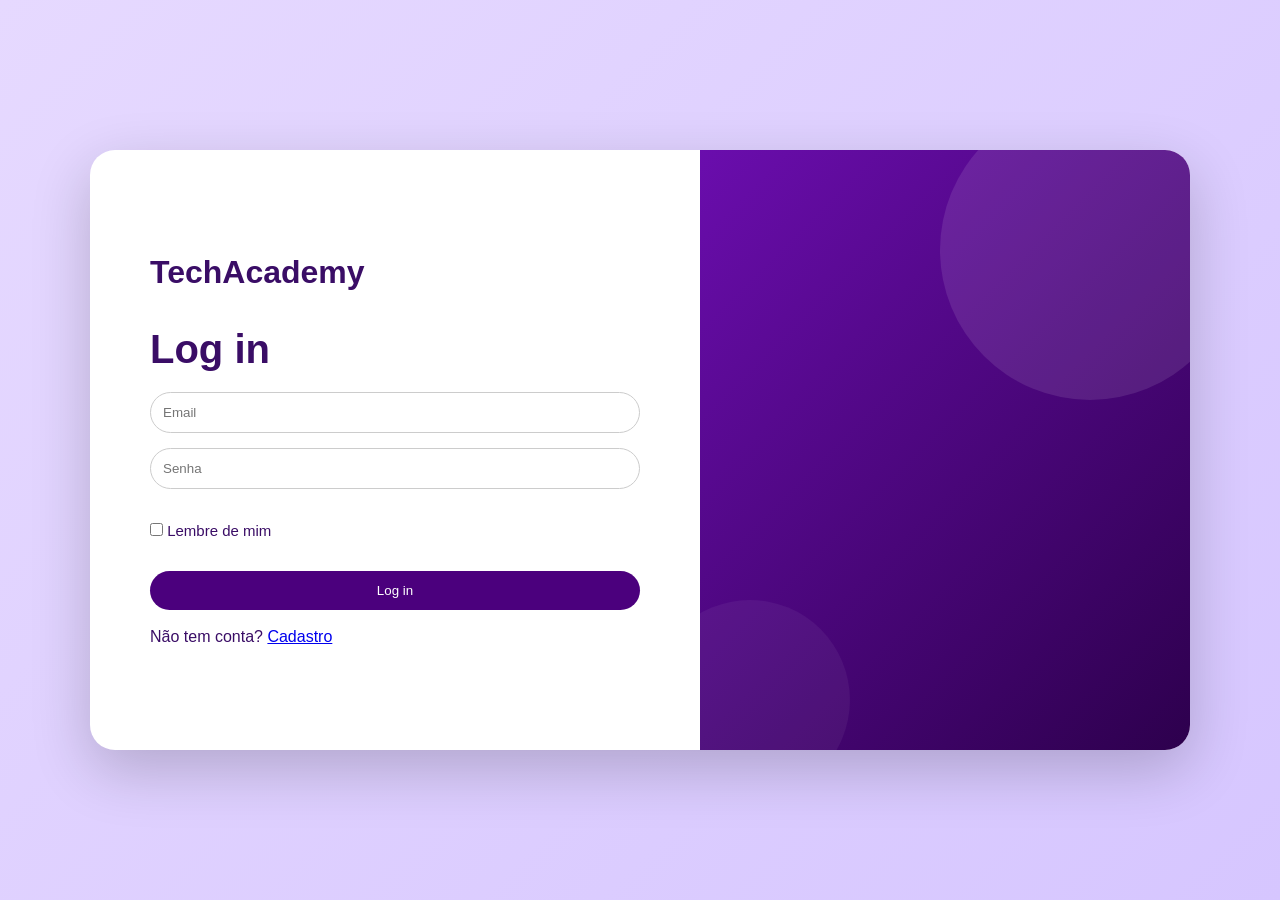
<file: TECH ACADEMY SITE WEB/admin.html>
<!DOCTYPE html>
<html lang="pt-br">
<head>

<meta charset="UTF-8">

<meta name="viewport"
content="width=device-width, initial-scale=1.0">

<title>Painel Admin</title>

<link rel="stylesheet" href="Admin.css">

</head>

<body onload="initAdmin()">

<!-- MENU MOBILE -->

<button
class="menu-mobile"
onclick="toggleMenu()">

☰

</button>

<!-- OVERLAY -->

<div
id="overlay"
class="overlay"
onclick="fecharMenu()">

</div>

<!-- SIDEBAR -->

<aside
class="sidebar"
id="sidebar">

  <div>

    <div class="logo-menu">

      <span class="logo-dot"></span>

      <h2>TECHACADEMY</h2>

    </div>

    <nav>

      <button
      class="ativo"
      onclick="mostrar('dashboard', this)">

        Dashboard

      </button>

      <button
      onclick="mostrar('cursos', this)">

        Gerenciar Cursos

      </button>

      <button
      onclick="mostrar('usuarios', this)">

        Alunos

      </button>

      <button
      onclick="mostrar('gestores', this)">

        Gestores

      </button>

      <button
      onclick="mostrar('admins', this)">

        Admins

      </button>

    </nav>

  </div>

  <button
  class="btn-sair"
  onclick="logout()">

    Sair

  </button>

</aside>

<!-- DASHBOARD -->

<div class="dashboard">

  <h1 class="saudacao">
    Painel do Administrador
  </h1>

  <!-- STATUS -->

  <div class="status">

    <div class="card">
      <h3>Cursos</h3>
      <span id="totalCursos">0</span>
    </div>

    <div class="card">
      <h3>Alunos</h3>
      <span id="totalAlunos">0</span>
    </div>

    <div class="card">
      <h3>Gestores</h3>
      <span id="totalGestores">0</span>
    </div>

    <div class="card">
      <h3>Admins</h3>
      <span id="totalAdmins">0</span>
    </div>

  </div>

  <!-- CONTEÚDO -->

  <div id="conteudo"></div>

</div>

<script>

/* =========================
   DATABASE
========================= */

let admins =
JSON.parse(localStorage.getItem("admins")) || [];

let gestores =
JSON.parse(localStorage.getItem("gestores")) || [];

let alunos =
JSON.parse(localStorage.getItem("alunos")) || [];

let cursos =
JSON.parse(localStorage.getItem("cursos")) || [];

/* =========================
   INIT
========================= */

function initAdmin(){

  let user =
  JSON.parse(localStorage.getItem("logado"));

  if(!user || user.tipo !== "admin"){

    alert("Acesso negado");

    location.href = "login.html";

    return;
  }

  atualizarStatus();

  renderDashboard();
}

/* =========================
   MENU MOBILE
========================= */

function toggleMenu(){

  document
  .getElementById("sidebar")
  .classList.toggle("ativo");

  document
  .getElementById("overlay")
  .classList.toggle("ativo");
}

function fecharMenu(){

  document
  .getElementById("sidebar")
  .classList.remove("ativo");

  document
  .getElementById("overlay")
  .classList.remove("ativo");
}

/* =========================
   STATUS
========================= */

function atualizarStatus(){

  document.getElementById(
    "totalCursos"
  ).innerText = cursos.length;

  document.getElementById(
    "totalAlunos"
  ).innerText = alunos.length;

  document.getElementById(
    "totalGestores"
  ).innerText = gestores.length;

  document.getElementById(
    "totalAdmins"
  ).innerText = admins.length;
}

/* =========================
   SALVAR
========================= */

function salvar(){

  localStorage.setItem(
    "admins",
    JSON.stringify(admins)
  );

  localStorage.setItem(
    "gestores",
    JSON.stringify(gestores)
  );

  localStorage.setItem(
    "alunos",
    JSON.stringify(alunos)
  );

  localStorage.setItem(
    "cursos",
    JSON.stringify(cursos)
  );

  atualizarStatus();
}

/* =========================
   LOGOUT
========================= */

function logout(){

  let confirmar =
  confirm("Deseja realmente sair da plataforma?");

  if(!confirmar){
    return;
  }

  alert("Logout realizado com sucesso!");

  localStorage.removeItem("logado");

  location.href = "login.html";
}

/* =========================
   MENU
========================= */

function mostrar(tipo, el){

  document
  .querySelectorAll("nav button")
  .forEach(btn => {

    btn.classList.remove("ativo");

  });

  el.classList.add("ativo");

  fecharMenu();

  if(tipo === "dashboard"){
    renderDashboard();
  }

  if(tipo === "cursos"){
    renderCursos();
  }

  if(tipo === "usuarios"){
    renderUsuarios();
  }

  if(tipo === "gestores"){
    renderGestores();
  }

  if(tipo === "admins"){
    renderAdmins();
  }
}

/* =========================
   DASHBOARD
========================= */

function renderDashboard(){

  document.getElementById(
    "conteudo"
  ).innerHTML = `

    <div class="card">

      <h2>
        Plataforma Online ✅
      </h2>

      <br>

      <p>
        📚 Cursos:
        ${cursos.length}
      </p>

      <p>
        🎓 Alunos:
        ${alunos.length}
      </p>

      <p>
        🧑‍💼 Gestores:
        ${gestores.length}
      </p>

      <p>
        👑 Admins:
        ${admins.length}
      </p>

    </div>

  `;
}

/* =========================
   CURSOS
========================= */

function renderCursos(){

  document.getElementById(
    "conteudo"
  ).innerHTML = `

    <div class="card">

      <h2>Novo Curso</h2>

      <br>

      <input
      id="cursoNome"
      placeholder="Nome do curso">

      <input
      id="cursoTempo"
      placeholder="Tempo do curso">

      <button onclick="criarCurso()">

        Criar Curso

      </button>

    </div>

    <br>

    <div class="cursos">

      ${cursos.map(c => `

        <div class="card">

          <h3>${c.nome}</h3>

          <p>
            ⏱️ ${c.tempo || "Sem tempo"}
          </p>

          <button
          class="btn-excluir"
          onclick="excluirCurso(${c.id})">

            Excluir Curso

          </button>

        </div>

      `).join("")}

    </div>

  `;
}

function criarCurso(){

  let nome =
  document.getElementById(
    "cursoNome"
  ).value;

  let tempo =
  document.getElementById(
    "cursoTempo"
  ).value;

  if(!nome){

    alert("Digite o nome");

    return;
  }

  cursos.push({

    id:Date.now(),

    nome,

    tempo

  });

  salvar();

  renderCursos();
}

function excluirCurso(id){

  if(!confirm("Excluir curso?")){
    return;
  }

  cursos =
  cursos.filter(
    c => c.id !== id
  );

  salvar();

  renderCursos();
}

/* =========================
   ALUNOS
========================= */

function renderUsuarios(){

  document.getElementById(
    "conteudo"
  ).innerHTML = `

    <div class="cursos">

      ${alunos.map(a => `

        <div class="card">

          <h3>${a.nome}</h3>

          <p>
            👤 ${a.login}
          </p>

          <p>
            📚 Cursos:
            ${a.cursos?.length || 0}
          </p>

        </div>

      `).join("")}

    </div>

  `;
}

/* =========================
   GESTORES
========================= */

function renderGestores(){

  document.getElementById(
    "conteudo"
  ).innerHTML = `

    <div class="card">

      <h2>Novo Gestor</h2>

      <br>

      <input
      id="gNome"
      placeholder="Nome">

      <input
      id="gLogin"
      placeholder="Login">

      <input
      id="gSenha"
      placeholder="Senha">

      <button
      onclick="criarGestor()">

        Criar Gestor

      </button>

    </div>

    <br>

    <div class="cursos">

      ${gestores.map(g => `

        <div class="card">

          <h3>${g.nome}</h3>

          <p>
            👤 ${g.login}
          </p>

        </div>

      `).join("")}

    </div>

  `;
}

function criarGestor(){

  let nome =
  document.getElementById(
    "gNome"
  ).value;

  let login =
  document.getElementById(
    "gLogin"
  ).value;

  let senha =
  document.getElementById(
    "gSenha"
  ).value;

  if(!nome || !login || !senha){

    alert("Preencha tudo");

    return;
  }

  gestores.push({

    nome,
    login,
    senha,
    tipo:"gestor"

  });

  salvar();

  renderGestores();
}

/* =========================
   ADMINS
========================= */

function renderAdmins(){

  document.getElementById(
    "conteudo"
  ).innerHTML = `

    <div class="card">

      <h2>Novo Admin</h2>

      <br>

      <input
      id="aNome"
      placeholder="Nome">

      <input
      id="aLogin"
      placeholder="Login">

      <input
      id="aSenha"
      placeholder="Senha">

      <button
      onclick="criarAdmin()">

        Criar Admin

      </button>

    </div>

    <br>

    <div class="cursos">

      ${admins.map(a => `

        <div class="card">

          <h3>${a.nome}</h3>

          <p>
            👤 ${a.login}
          </p>

        </div>

      `).join("")}

    </div>

  `;
}

function criarAdmin(){

  let nome =
  document.getElementById(
    "aNome"
  ).value;

  let login =
  document.getElementById(
    "aLogin"
  ).value;

  let senha =
  document.getElementById(
    "aSenha"
  ).value;

  if(!nome || !login || !senha){

    alert("Preencha tudo");

    return;
  }

  admins.push({

    nome,
    login,
    senha,
    tipo:"admin"

  });

  salvar();

  renderAdmins();
}

</script>

</body>
</html>
</file>
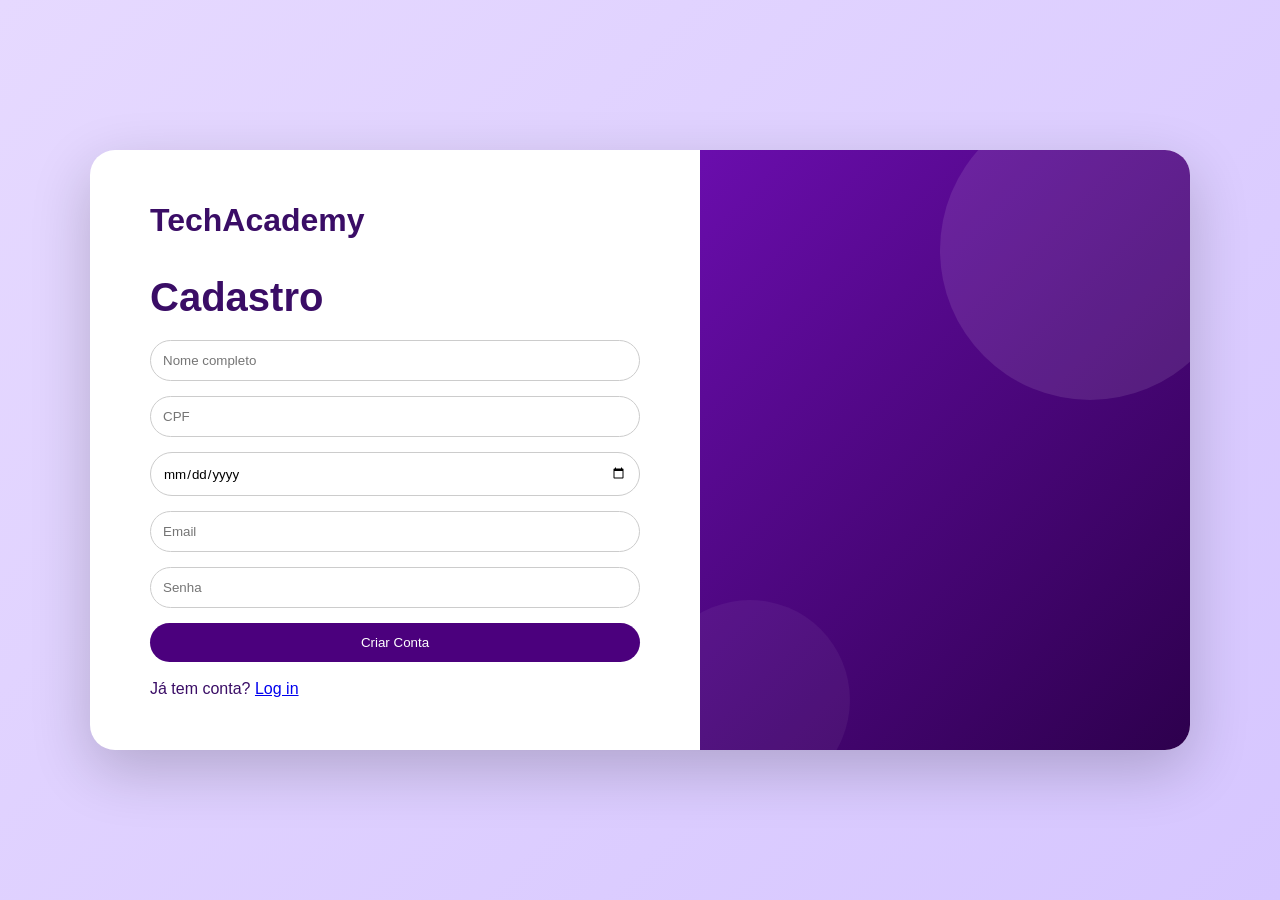
<file: TECH ACADEMY SITE WEB/cadastro.html>
<!DOCTYPE html>
<html lang="pt-br">
<head>
<meta charset="UTF-8">
<meta name="viewport" content="width=device-width, initial-scale=1.0">
<title>Cadastro</title>

<link rel="stylesheet" href="style.css">
</head>

<body class="auth-bg">

<div class="auth-container">

  <!-- ESQUERDA -->
  <div class="auth-left">

    <h1 class="logo">
  <a href="index.html">TechAcademy</a>
</h1>

    <br><br>

    <h2>Cadastro</h2>

    <input id="nome" placeholder="Nome completo">
    <input id="cpf" placeholder="CPF">
    <input id="nascimento" type="date">
    <input id="usuario" placeholder="Email">
    <input id="senha" type="password" placeholder="Senha">

    <button onclick="cadastrar()">Criar Conta</button>
    <br>

    <p>Já tem conta? <a href="login.html">Log in</a></p>

  </div>

  <!-- DIREITA -->
  <div class="auth-right"></div>

</div>

<!-- JS -->
<script src="db.js"></script>
<script src="auth.js"></script>

</body>
</html>
</file>
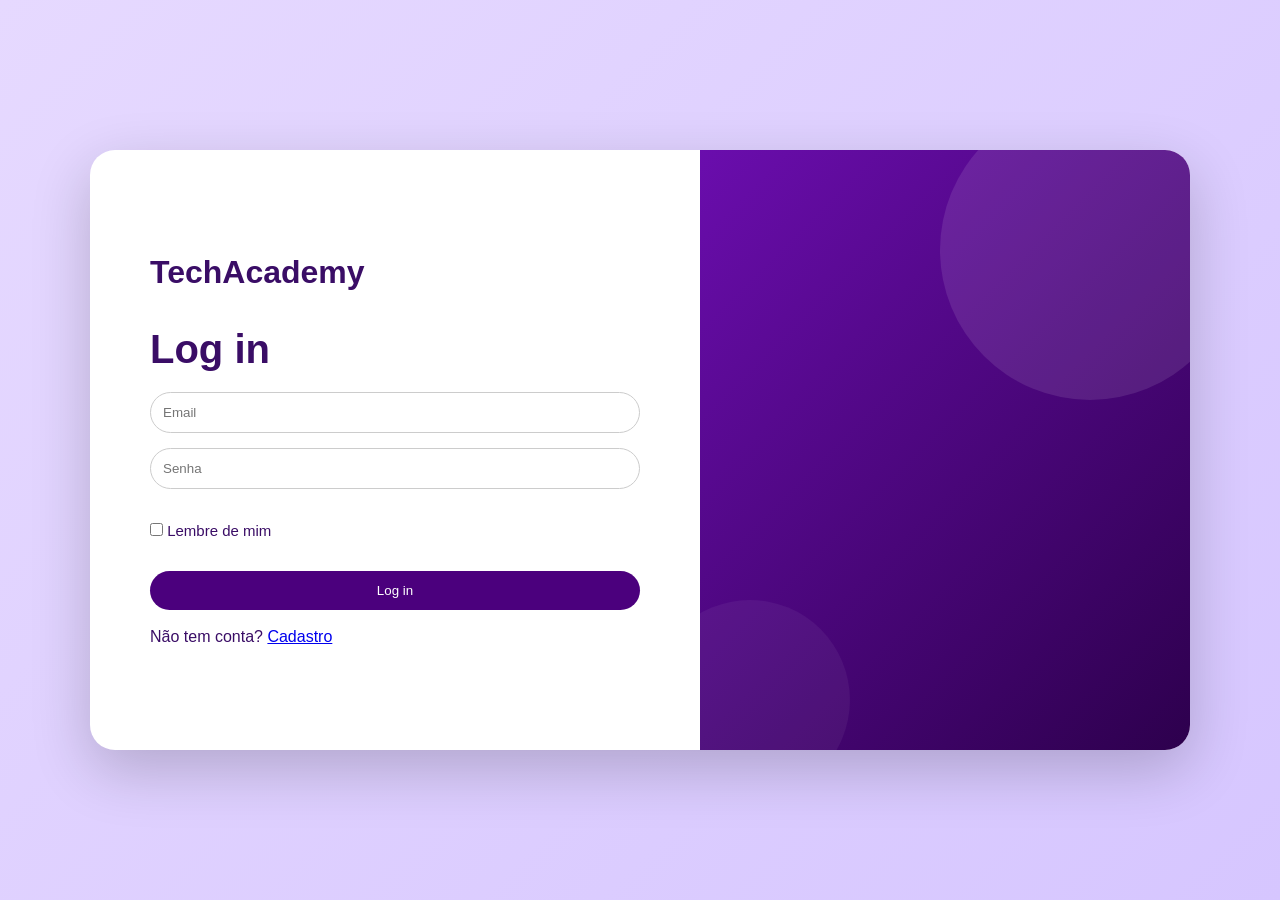
<file: TECH ACADEMY SITE WEB/cursos.html>
<!DOCTYPE html>
<html lang="pt-BR">

<head>

  <meta charset="UTF-8">

  <meta name="viewport"
  content="width=device-width, initial-scale=1.0">

  <title>Cursos</title>

  <link rel="stylesheet" href="cursos.css">

</head>

<body>

  <div class="topo">

    <h1>Cursos Disponíveis</h1>

    <input
      type="text"
      id="pesquisa"
      placeholder="Pesquisar curso..."
    >

  </div>

  <div
    id="listaCursos"
    class="grid-cursos"
  ></div>

  <div id="cursoContainer"></div>

  <script src="CURSOS.js"></script>

  <script>

    /* =========================
    LOGIN
    ========================= */

    let user =
    JSON.parse(localStorage.getItem("logado"));

    if(!user){

      alert("Faça login");

      window.location.href =
      "login.html";

    }

    /* =========================
    CURSOS DISPONÍVEIS
    ========================= */

    const listaCursos =
    document.getElementById(
      "listaCursos"
    );

    const pesquisa =
    document.getElementById(
      "pesquisa"
    );

    renderCursos();


    function renderCursos(){

      let busca =
      pesquisa.value.toLowerCase();

      listaCursos.innerHTML =
      "";

      cursosBase.forEach((curso,index)=>{

        if(
          !curso.nome
          .toLowerCase()
          .includes(busca)
        ) return;

        listaCursos.innerHTML += `

          <div class="curso-card">

            <img src="${curso.imagem}">

            <div class="curso-info">

              <span class="categoria">
                ${curso.categoria}
              </span>

              <h2>
                ${curso.nome}
              </h2>

              <p>
                ${curso.descricao}
              </p>

              <button onclick="
                matricular(${index})
              ">
                Matricular-se
              </button>

            </div>

          </div>

        `;
      });

    }

    pesquisa.addEventListener(
      "input",
      renderCursos
    );

    /* =========================
    MATRICULAR
    ========================= */

    function matricular(index){

      if(!user.cursos){

        user.cursos = [];

      }

      let cursoExiste =
      user.cursos.find(
        c => c.id === cursosBase[index].id
      );

      if(cursoExiste){

        abrirCurso(index);
        return;

      }

      user.cursos.push(
        cursosBase[index]
      );

      localStorage.setItem(
        "logado",
        JSON.stringify(user)
      );

      alert(
        "Matrícula realizada!"
      );

      abrirCurso(index);

    }

    /* =========================
    ABRIR CURSO
    ========================= */

    function abrirCurso(index){

      let curso =
      cursosBase[index];

      let container =
      document.getElementById(
        "cursoContainer"
      );

      container.innerHTML = `

        <div class="aulas">

          ${curso.aulas.map((aula,aulaIndex)=>`

            <div class="aula-card">

              <h2>
                ${aula.titulo}
              </h2>

              <p>
                ${aula.material.conteudo}
              </p>

              <button onclick="
                abrirQuestoes(
                  ${index},
                  ${aulaIndex}
                )
              ">
                Fazer Atividade
              </button>

            </div>

          `).join("")}

        </div>

      `;

      window.scrollTo({
        top:document.body.scrollHeight,
        behavior:"smooth"
      });

    }

    /* =========================
    QUESTÕES
    ========================= */

    function abrirQuestoes(
      cursoIndex,
      aulaIndex
    ){

      let curso =
      cursosBase[cursoIndex];

      let aula =
      curso.aulas[aulaIndex];

      let container =
      document.getElementById(
        "cursoContainer"
      );

      let html = "";

      aula.questoes.forEach(
      (q,index)=>{

        html += `

          <div class="questao">

            <h3>
              ${q.pergunta}
            </h3>

            ${q.alternativas.map(
            (alt,altIndex)=>`

              <label class="alternativa">

                <input
                  type="radio"
                  name="questao${index}"
                  value="${altIndex}"
                >

                ${alt}

              </label>

            `).join("")}

          </div>

        `;
      });

      container.innerHTML = `

        <div class="painel">

          <h1>
            ${aula.titulo}
          </h1>

          ${html}

          <button onclick="
            corrigir(
              ${cursoIndex},
              ${aulaIndex}
            )
          ">
            Enviar Respostas
          </button>

        </div>

      `;

    }

    /* =========================
    CORRIGIR
    ========================= */

    function corrigir(
      cursoIndex,
      aulaIndex
    ){

      let aula =
      cursosBase[cursoIndex]
      .aulas[aulaIndex];

      let acertos = 0;

      aula.questoes.forEach(
      (q,index)=>{

        let marcada =
        document.querySelector(
          'input[name="questao'+index+'"]:checked'
        );

        if(!marcada) return;

        if(
          parseInt(marcada.value)
          ===
          q.correta
        ){

          acertos++;

        }

      });

      let xp =
      acertos * 50;

      if(!user.xp){

        user.xp = 0;

      }

      user.xp += xp;

      localStorage.setItem(
        "logado",
        JSON.stringify(user)
      );

      alert(
        "Você acertou "
        + acertos +
        " questão(ões)\n"
        + "XP ganho: "
        + xp
      );

      abrirCurso(cursoIndex);

    }

  </script>

</body>

</html>
</file>
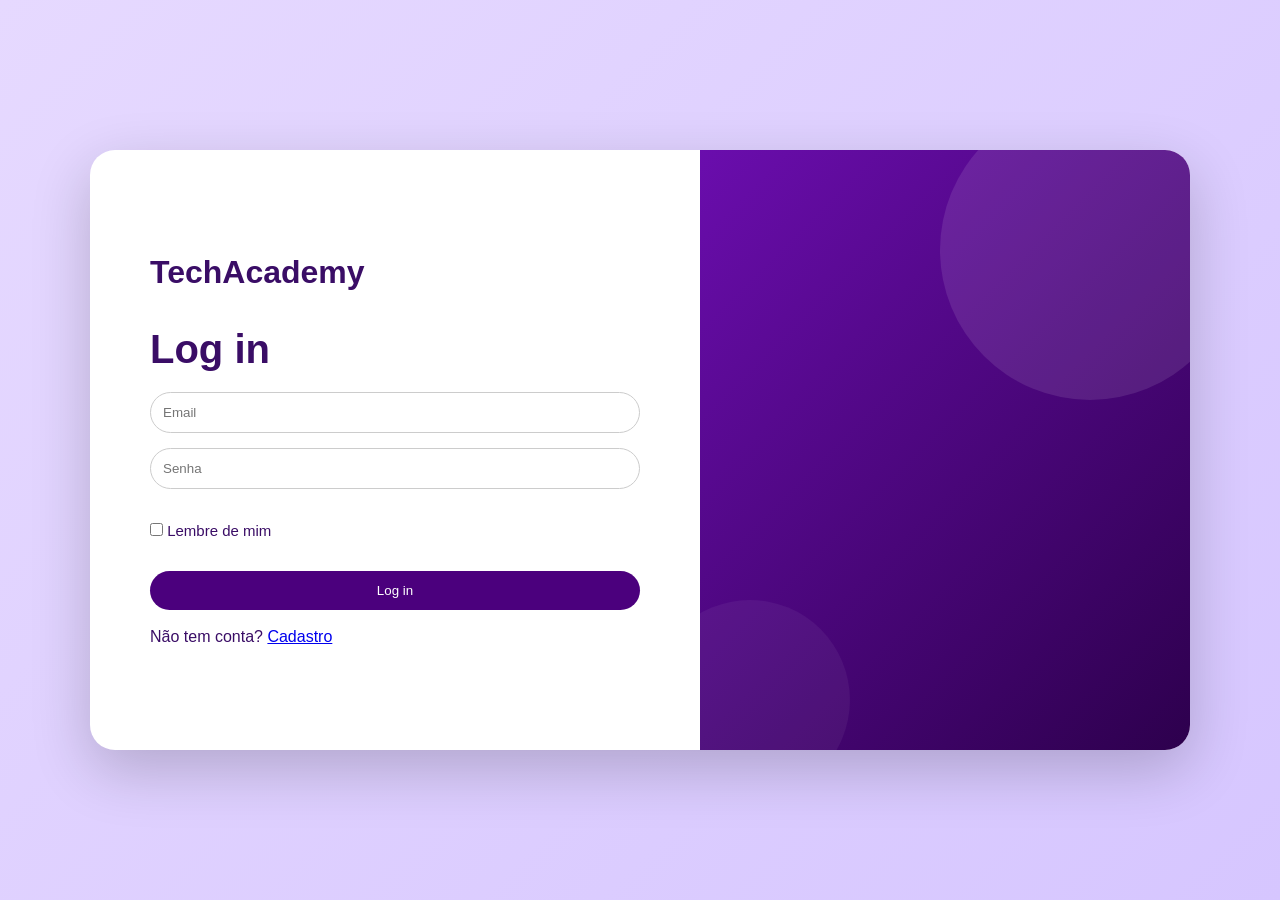
<file: TECH ACADEMY SITE WEB/gestor.html>
<!DOCTYPE html>
<html lang="pt-br">

<head>

<meta charset="UTF-8">
<meta name="viewport" content="width=device-width, initial-scale=1.0">

<title>Gestor TechAcademy</title>

<link rel="stylesheet" href="gestor.css">

</head>

<body onload="initGestor()">

<button class="menu-mobile" onclick="toggleMenu()">☰</button>

<div class="overlay" id="overlay" onclick="toggleMenu()"></div>

<div class="layout">

  <aside class="sidebar" id="sidebar">

    <div>

      <div class="logo">
        <span>■</span>
        <h2>TECHACADEMY</h2>
      </div>

      <nav>

        <button onclick="abrirDashboard()">
          Dashboard
        </button>

        <button onclick="renderCursos()">
          Gerenciar Cursos
        </button>

        <button onclick="abrirNovoCurso()">
          Novo Curso
        </button>

        <button onclick="renderRelatorios()">
          Relatórios
        </button>

      </nav>

    </div>

    <button class="btn-logout" onclick="confirmarLogout()">
      Sair
    </button>

  </aside>

  <main class="conteudo">

    <section class="hero">
      <h1>Gestão Tech Academy</h1>
      <p>Dashboard Administrativo de Performance e Crescimento</p>
    </section>

    <section id="metricas"></section>
    <section id="app"></section>

  </main>

</div>

<script src="db.js"></script>
<script src="gestor.js"></script>

</body>
</html>
</file>
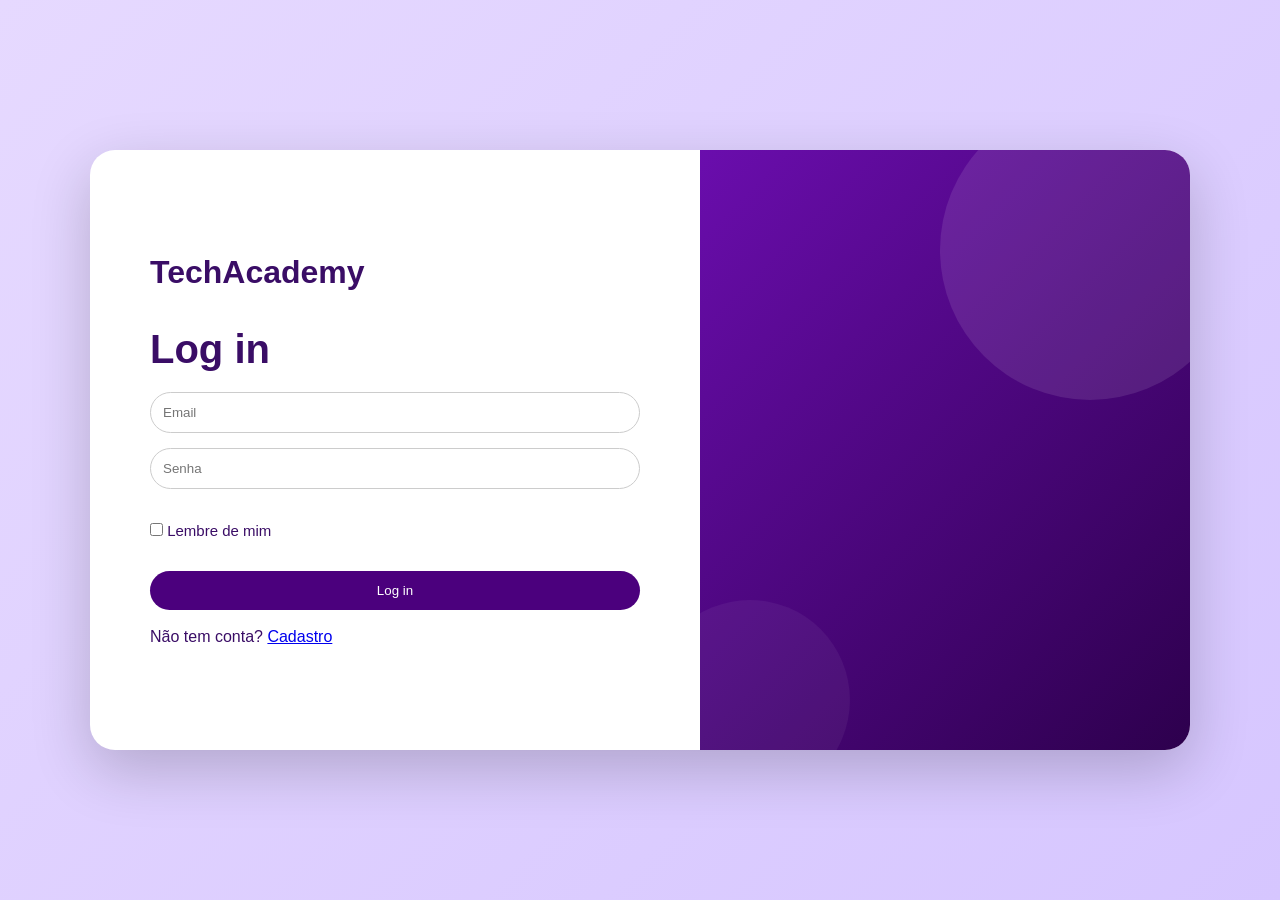
<file: TECH ACADEMY SITE WEB/login.html>
<!DOCTYPE html>
<html lang="pt-br">
<head>
<meta charset="UTF-8">
<meta name="viewport" content="width=device-width, initial-scale=1.0">
<title>Login</title>

<link rel="stylesheet" href="style.css">
</head>

<body class="auth-bg">

<div class="auth-container">

  <!-- ESQUERDA -->
  <div class="auth-left">

    <h1 class="logo">
  <a href="index.html">TechAcademy</a>
</h1>

    <br><br>

    <h2>Log in</h2>
  

    <input id="usuario" placeholder="Email">
    <input id="senha" type="password" placeholder="Senha">
    <br>

    <div class="auth-options">
      <label><input type="checkbox"> Lembre de mim</label>
      
    </div>

    <button onclick="login()">Log in</button>
<br>
    <p>Não tem conta? <a href="cadastro.html">Cadastro</a></p>

  </div>

  <!-- DIREITA -->
  <div class="auth-right"></div>

</div>

<!-- JS -->
<script src="db.js"></script>
<script src="auth.js"></script>

</body>
</html>
</file>
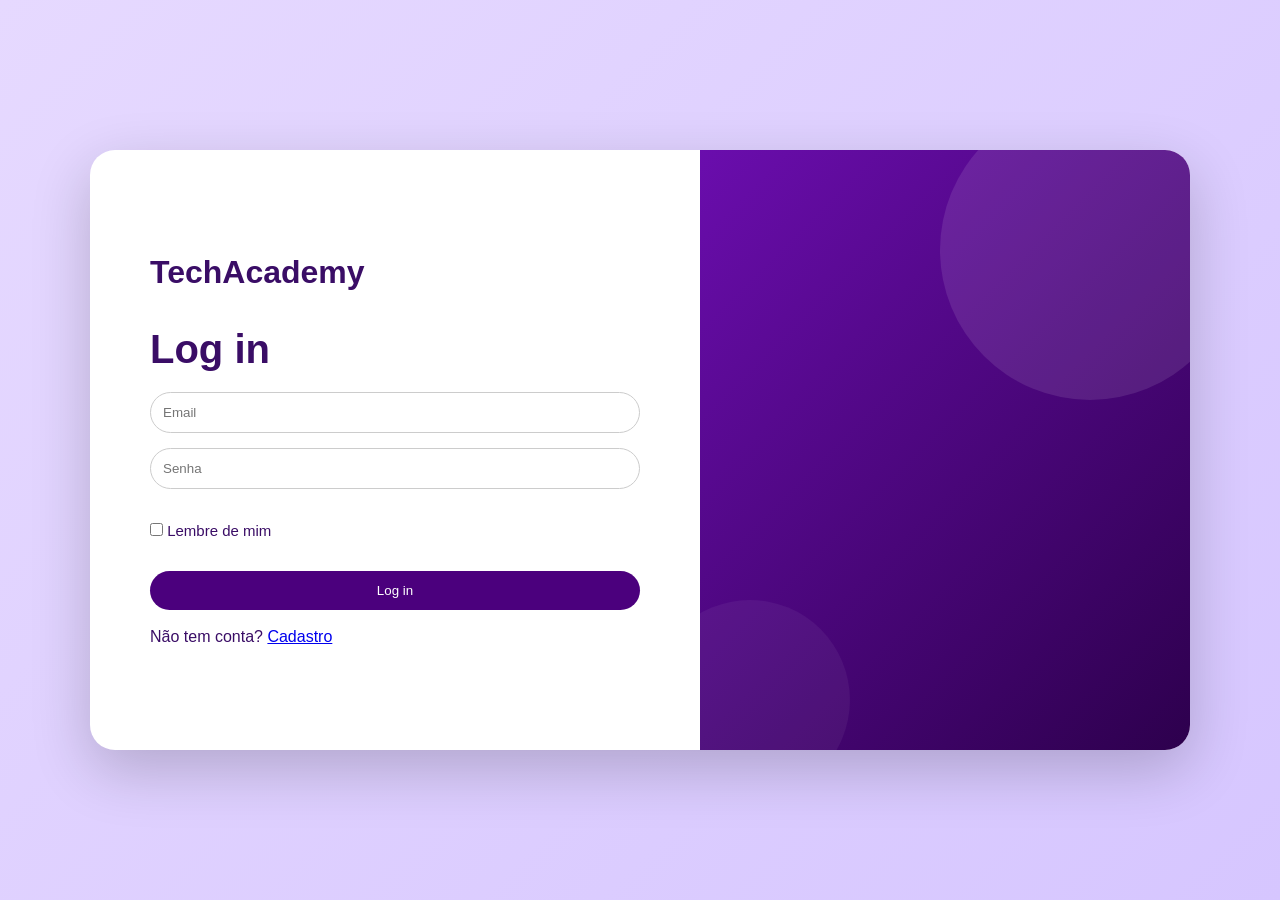
<file: TECH ACADEMY SITE WEB/perfil.html>
<!DOCTYPE html>
<html lang="pt-br">

<head>

<meta charset="UTF-8">

<meta name="viewport"
content="width=device-width, initial-scale=1.0">

<title>Perfil</title>

<link rel="stylesheet" href="dashboard.css">

</head>

<body onload="carregarPerfil()">

<div class="perfil-page">

  <!-- TOPO -->
  <div class="perfil-topo">

    <button onclick="voltarDashboard()">
      ←
    </button>

    <h2>Tech Academy</h2>

  </div>

  <!-- PERFIL -->
  <div class="perfil-card">

    <img id="fotoPerfil">

    <input
    type="file"
    hidden
    id="uploadFoto"
    onchange="trocarFoto(event)">

    <button
    class="editar-foto"
    onclick="
    document.getElementById('uploadFoto').click()
    ">

      ✏️

    </button>

    <h1 id="nomePerfil"></h1>

    <p id="emailPerfil"></p>

  </div>

  <!-- STATUS -->
  <div class="status-card">

    <h2>⚙️ Status Ativo</h2>

    <div class="perfil-info">

      <span>
        📅 Cadastro:
        <strong id="dataCadastro"></strong>
      </span>

      <span>
        📚 Cursos:
        <strong id="totalCursos"></strong>
      </span>

      <span>
        🏆 Certificados:
        <strong id="totalCertificados"></strong>
      </span>

    </div>

  </div>

  <!-- CURSOS -->
  <div class="documentos-card">

    <h2>📚 Cursos em andamento</h2>

    <div id="listaCursos"></div>

  </div>

  <!-- CERTIFICADOS -->
  <div class="documentos-card">

    <h2>🏆 Certificados</h2>

    <div id="listaCertificados"></div>

  </div>

  <!-- EDITAR DADOS -->
  <div class="documentos-card">

    <h2>Editar Dados</h2>

    <input
    type="text"
    id="novoNome"
    placeholder="Nome">

    <input
    type="text"
    id="novoCpf"
    placeholder="CPF">

    <input
    type="date"
    id="novoNascimento">

    <input
    type="text"
    id="novoLogin"
    placeholder="Login">

    <input
    type="password"
    id="novaSenha"
    placeholder="Nova senha">

    <button onclick="salvarAlteracoes()">

      SALVAR ALTERAÇÕES

    </button>

  </div>

  <!-- DESATIVAR -->
  <div class="desativar-card">

    <h2>Desativar Conta</h2>

    <p>
      Sua conta será removida permanentemente.
    </p>

    <button
    class="btn-desativar"
    onclick="desativarConta()">

      DESATIVAR CONTA

    </button>

  </div>

  <!-- SAIR -->
  <button
class="btn-sair"
onclick="confirmarSaida()">

    SAIR

</button>

</div>

<script src="db.js"></script>
<script src="perfil.js"></script>

</body>
</html>
</file>
<file: TECH ACADEMY SITE WEB/Admin.css>
/* =========================
   RESET
========================= */

*{
  margin:0;
  padding:0;
  box-sizing:border-box;
  font-family:Arial, Helvetica, sans-serif;
}

html,
body{

  width:100%;

  overflow-x:hidden;

  background:#06070b;

  color:white;
}

body.menu-aberto{
  overflow:hidden;
}

/* =========================
   MENU MOBILE
========================= */

.menu-mobile{

  position:fixed;

  top:15px;
  right:15px;

  width:50px;
  height:50px;

  border:none;

  border-radius:12px;

  background:#8a2cff;

  color:white;

  font-size:24px;

  cursor:pointer;

  z-index:3000;

  display:none;

  align-items:center;

  justify-content:center;

  box-shadow:
  0 10px 25px rgba(0,0,0,.35);
}

/* =========================
   OVERLAY
========================= */

.overlay{

  position:fixed;

  inset:0;

  background:rgba(0,0,0,.6);

  z-index:1900;

  display:none;
}

.overlay.ativo{
  display:block;
}

/* =========================
   SIDEBAR
========================= */

.sidebar{

  width:240px;

  height:100vh;

  background:#050505;

  border-right:1px solid #1a1a1a;

  padding:25px 15px;

  display:flex;

  flex-direction:column;

  justify-content:space-between;

  position:fixed;

  top:0;
  left:0;

  overflow-y:auto;

  z-index:2000;
}

/* =========================
   LOGO
========================= */

.logo-menu{

  display:flex;

  align-items:center;

  gap:10px;

  margin-bottom:40px;
}

.logo-dot{

  width:8px;

  height:8px;

  background:#ff00ff;

  display:block;

  border-radius:50%;
}

.logo-menu h2{

  font-size:18px;

  color:white;

  letter-spacing:1px;
}

/* =========================
   MENU
========================= */

.sidebar nav{

  display:flex;

  flex-direction:column;

  gap:12px;
}

.sidebar nav button{

  width:100%;

  background:#0d0d0d;

  border:none;

  color:white;

  padding:14px;

  border-radius:14px;

  cursor:pointer;

  text-align:left;

  font-size:14px;

  font-weight:bold;

  transition:.3s;
}

.sidebar nav button:hover{

  background:#171717;

  transform:translateX(3px);
}

/* BOTÃO ATIVO */

.sidebar nav button.ativo{

  background:linear-gradient(
    90deg,
    #ff00ff,
    #8a2cff
  );
}

/* =========================
   BOTÃO SAIR
========================= */

.btn-sair{

  width:100%;

  background:#ff2b59;

  border:none;

  color:white;

  padding:15px;

  border-radius:14px;

  cursor:pointer;

  font-size:15px;

  font-weight:bold;

  transition:.3s;
}

.btn-sair:hover{

  transform:translateY(-2px);

  opacity:.95;
}

/* =========================
   DASHBOARD
========================= */

.dashboard{

  margin-left:240px;

  width:calc(100% - 240px);

  padding:35px;

  overflow-x:hidden;
}

/* =========================
   TÍTULO
========================= */

.saudacao{

  font-size:36px;

  margin-bottom:30px;
}

/* =========================
   STATUS
========================= */

.status{

  display:grid;

  grid-template-columns:
  repeat(auto-fit,minmax(180px,1fr));

  gap:20px;

  margin-bottom:30px;
}

.status .card{

  text-align:center;
}

.status .card span{

  display:block;

  margin-top:10px;

  font-size:32px;

  font-weight:bold;

  color:#bb86fc;
}

/* =========================
   CARDS
========================= */

.card{

  background:#111;

  border:1px solid #1f1f1f;

  border-radius:20px;

  padding:24px;

  transition:.3s;
}

.card:hover{

  border-color:#8a2cff;

  transform:translateY(-3px);
}

.card h2,
.card h3{

  margin-bottom:15px;
}

.card p{

  color:#aaa;

  margin-bottom:10px;

  line-height:1.5;
}

/* =========================
   INPUTS
========================= */

input{

  width:100%;

  background:#151515;

  border:1px solid #222;

  color:white;

  padding:14px;

  border-radius:12px;

  margin-bottom:15px;

  outline:none;

  transition:.3s;
}

input:focus{

  border-color:#8a2cff;
}

input::placeholder{
  color:#777;
}

/* =========================
   BOTÕES
========================= */

button{

  border:none;

  cursor:pointer;
}

.card button{

  width:100%;

  background:linear-gradient(
    90deg,
    #ff00ff,
    #8a2cff
  );

  color:white;

  padding:14px;

  border-radius:12px;

  font-weight:bold;

  transition:.3s;
}

.card button:hover{

  opacity:.95;

  transform:translateY(-2px);
}

/* EXCLUIR */

.btn-excluir{

  margin-top:12px;

  background:#ff2b59 !important;
}

/* =========================
   GRID CURSOS
========================= */

.cursos{

  display:grid;

  grid-template-columns:
  repeat(auto-fit,minmax(260px,1fr));

  gap:20px;

  margin-top:20px;
}

/* =========================
   RESPONSIVO
========================= */

@media(max-width:900px){

  .menu-mobile{
    display:flex;
  }

  .sidebar{

    position:fixed;

    top:0;

    left:-280px;

    width:260px;

    height:100vh;

    background:#050505;

    border-right:1px solid #1a1a1a;

    z-index:2500;

    transition:all .4s ease;

    overflow-y:auto;
  }

  .sidebar.ativo{

    left:0;
  }

  .dashboard{

    width:100%;

    margin-left:0;

    padding:90px 20px 20px;
  }

  .saudacao{

    font-size:28px;
  }

}

@media(max-width:600px){

  .sidebar nav button{

    padding:13px;

    font-size:13px;
  }

  .dashboard{

    padding:90px 15px 20px;
  }

  .saudacao{

    font-size:24px;
  }

  .status{

    grid-template-columns:1fr;
  }

  .card{

    padding:18px;
  }

}
</file>
<file: TECH ACADEMY SITE WEB/style.css>
*{
  margin:0;
  padding:0;
  box-sizing:border-box;
  font-family: 'Roboto', sans-serif;
}

/* FUNDO GLOBAL */
body{
  min-height:100vh;
  background:linear-gradient(to bottom,#c400ff,#000);
  color:white;
}

/* HEADER */
header{
  display:flex;
  justify-content:space-between;
  align-items:center;
  padding:15px 20px;
  background:linear-gradient(135deg,rgb(61, 61, 61),rgb(61, 61, 61));
  color:white;

  position:fixed;
  top:0;
  left:0;
  width:100%;
  z-index:1000;

  position:relative; /* necessário pro menu central */
}

/* LOGO */
header h1{
  font-size:35px;
}

/* MENU CENTRAL */
nav{
  position:absolute;
  left:47%;
  transform:translateX(-50%);
  display:flex;
  gap:30px;
}

nav a{
  text-decoration:none;
  color:white;
  font-size: 30px;
}

/* BOTÃO */
header button{
  padding:8px 18px;
  border:none;
  border-radius:20px;
  background:white;
  color:#5a2ca0;
  cursor:pointer;
  font-size: 30px;
}

/* HERO COM VÍDEO */
.hero{
  margin-top:0px;
  position:relative;
  height:100vh;
  display:flex;
  align-items:center;
  justify-content:center;
  text-align:center;
  overflow:hidden;
}

.video-bg{
  position:absolute;
  top:0;
  left:0;
  width:120%;
  height:100%;
  object-fit:cover;
  z-index:0;
}

.hero::after{
  content:"";
  position:absolute;
  width:100%;
  height:100%;
  background:linear-gradient(rgba(0,0,0,0.6),rgba(0,0,0,0.9));
  z-index:1;
}

.hero-content{
  position:relative;
  z-index:2;
}

.hero-content h2{
  font-size:50px;
  margin-bottom:10px;
}

.hero-content p{
  margin-bottom:20px;
}

.hero-content button{
  padding:12px 25px;
  border:none;
  border-radius:100px;
  background:linear-gradient(135deg,#7b2ff7,#f107a3);
  color:white;
  cursor:pointer;
  font-size:35px;
  
}

/* CURSOS */
.cursos-section{
  text-align:center;
  padding:50px 20px;
}

.cursos-section h2{  margin-bottom:30px;
  font-size:40px;
}

.cursos{
  display:grid;
 grid-template-columns: repeat(3, 1fr); /* 🔥 3 colunas fixas */
  gap:20px;
  padding:40px;
  font-size: 30px;
}

/* CARD */
.card{
  background:rgba(255,255,255,0.05);
  padding:20px;
  border-radius:15px;
  box-shadow:0 5px 20px rgba(0,0,0,0.3);
  cursor:pointer;
  transition:0.3s;
  color:white;

  display:flex;
  flex-direction:column;
  text-align:center;
}

.card:hover{
  transform:scale(1.05);
}


.card h3{
  margin-bottom:30px;
  font-size: 25px;
}

.card p{
  font-size:20px;
  margin-bottom:30px;
  min-height:100px;
}



/* TEMPO */
.tempo{
  font-size:20px;
  color:#ccc;
  margin-bottom:50px;
}

/* BOTÃO CARD */
.card button{
  margin-top:auto;
  padding:10px;
  border:none;
  border-radius:20px;
  background:linear-gradient(135deg,#7b2ff7,#f107a3);
  color:white;
  cursor:pointer;
  font-size: 35px;
}

/* LOGIN */
.bg{
  display:flex;
  justify-content:center;
  align-items:center;
  height:100vh;
}

.container{
  width:90%;
  max-width:1100px;
  height:600px;
  display:flex;
  border-radius:20px;
  overflow:hidden;
  box-shadow:0 10px 40px rgba(0,0,0,0.5);
  background:rgba(0,0,0,0.6);
}

.form-box{
  flex:1;
  padding:60px;
  display:flex;
  flex-direction:column;
  justify-content:center;
}

.form-box h1{
  font-size:36px;
  margin-bottom:20px;
}

.form-box input{
  padding:14px;
  margin-bottom:15px;
  border-radius:25px;
  border:none;
  background:rgba(255,255,255,0.1);
  color:white;
}

.form-box button{
  padding:14px;
  border:none;
  border-radius:25px;
  background:linear-gradient(135deg,#7b2ff7,#f107a3);
  color:white;
  cursor:pointer;
}

/* FOOTER */
.footer{
  background:linear-gradient(135deg,rgb(61, 61, 61),rgb(61, 61, 61));
  padding:50px 20px;
}

.footer-container{
  display:flex;
  justify-content:space-between;
  flex-wrap:wrap;
  gap:30px;
}

.footer-box{
  flex:1;
  min-width:200px;
}

.footer-box a{
  display:block;
  color:#ccc;
  text-decoration:none;
  margin:5px 0;
}

.footer-bottom{
  text-align:center;
  margin-top:20px;
  font-size:13px;
}

/* RESPONSIVO */
@media(max-width:768px){

  header{
    flex-direction:column;
    gap:10px;
    text-align:center;
  }

  nav{
    position:static;
    transform:none;
    justify-content:center;
  }

  .hero{
    height:70vh;
  }

  .cursos{
    display:flex;
    flex-direction:column;
    align-items:center;
  }

  .card{
    width:90%;
  }

}

/* FUNDO */
.auth-bg{
  background:linear-gradient(135deg,#e6d9ff,#d6c6ff);
  display:flex;
  justify-content:center;
  align-items:center;
  height:100vh;
}

/* CONTAINER */
.auth-container{
  width:90%;
  max-width:1100px;
  height:600px;
  display:flex;
  border-radius:25px;
  overflow:hidden;
  background:white;
  box-shadow:0 20px 60px rgba(0,0,0,0.2);
}

/* ESQUERDA */
.auth-left{
  flex:1;
  padding:60px;
  display:flex;
  flex-direction:column;
  justify-content:center;
  color:#3a0d66;
}

.auth-left h2{
  font-size:40px;
  margin-bottom:20px;
}

/* INPUTS */
.auth-left input{
  padding:12px;
  margin-bottom:15px;
  border-radius:25px;
  border:1px solid #ccc;
  outline:none;
}

/* OPÇÕES */
.auth-options{
  display:flex;
  justify-content:space-between;
  font-size:15px;
  margin-bottom:20px;
}

.auth-options a{
  color:#6a0dad;
  text-decoration:none;
}

/* BOTÃO */
.auth-left button{
  padding:12px;
  border:none;
  border-radius:25px;
  background:#4b007d;
  color:white;
  cursor:pointer;
}

/* DIREITA */
.auth-right{
  flex:1;
  background:linear-gradient(135deg,#6a0dad,#2d004d);
  position:relative;
}

/* DETALHES */
.auth-right::before{
  content:"";
  position:absolute;
  width:300px;
  height:300px;
  background:rgba(255,255,255,0.1);
  border-radius:50%;
  top:-50px;
  right:-50px;
}

.auth-right::after{
  content:"";
  position:absolute;
  width:200px;
  height:200px;
  background:rgba(255,255,255,0.05);
  border-radius:50%;
  bottom:-50px;
  left:-50px;
}

/* RESPONSIVO */
@media(max-width:768px){

  .auth-container{
    flex-direction:column;
    height:auto;
  }

  .auth-right{
    height:200px;
  }

}
.explorar{
  margin-top:20px;
  text-align:center;
}

.explorar button{
  padding:12px 25px;
  border:none;
  border-radius:100px;
  background:linear-gradient(135deg,#7b2ff7,#f107a3);
  color:white;
  cursor:pointer;
  font-size:20px;
  transition:0.3s;
}

.explorar button:hover{
  transform:scale(1.05);
}
.dashboard{
  padding:100px 20px 40px;
  max-width:1200px;
  margin:auto;
}

/* SAUDAÇÃO */
.saudacao{
  font-size:28px;
  margin-bottom:20px;
}

/* BUSCA */
.busca input{
  width:100%;
  padding:15px;

  border-radius:15px;
  border:1px solid rgba(255,255,255,0.1);

  background:#1e1e1e; /* 🔥 cinza escuro */
  color:white;

  outline:none;
  transition:0.3s;
}


/* INFO CARDS */
.info-cards{
  display:flex;
  gap:20px;
  margin-bottom:30px;
}

.info-card{
  flex:1;
  background:#1e1e1e; /* 🔥 cinza escuro */
  padding:20px;
  border-radius:15px;
}



.info-card span{
  font-size:30px;
  font-weight:bold;
}

/* TABS */
.tabs{
  display:flex;
  gap:10px;
  margin-bottom:30px;
}

.tabs button{
  flex:1;
  padding:10px;
  border:none;
  border-radius:20px;
  background:rgba(255,255,255,0.1);
  color:white;
  cursor:pointer;
}

.tabs .ativo{
  background:linear-gradient(135deg,#7b2ff7,#f107a3);
}

/* BLOCO VAZIO */
.conteudo-vazio{
  text-align:center;

  background:#1e1e1e; /* 🔥 cinza escuro */
  border:1px solid rgba(255,255,255,0.05);

  padding:50px 20px;
  border-radius:20px;
}


.conteudo-vazio .icone{
  font-size:50px;
  margin-bottom:10px;
}

.conteudo-vazio p{
  color:#aaa;
  margin-bottom:20px;
}


.conteudo-vazio button{
  padding:12px 25px;
  border-radius:25px;

  background:#1e1e1e;
  color:white;

  border:1px solid rgba(255,255,255,0.1);
  cursor:pointer;
  transition:0.3s;
}
.conteudo-vazio button:hover{
  background:linear-gradient(135deg,#7b2ff7,#f107a3);
  border:none;
}
.logo a{
  text-decoration:none;
  color:inherit; /* mantém a cor original */
  cursor:pointer;
}

/* opcional - leve efeito */
.logo a:hover{
  opacity:0.8;
}

/* =========================
   RESPONSIVIDADE GLOBAL
========================= */

/* TABLETS */
@media (max-width: 1024px){

  nav a{
    font-size:20px;
  }

  header button{
    font-size:20px;
  }

  .hero-content h2{
    font-size:40px;
  }

  .hero-content button{
    font-size:22px;
  }

  .cursos{
    grid-template-columns: repeat(2, 1fr); /* 🔥 2 colunas */
  }

  .card button{
    font-size:20px;
  }

}


/* MOBILE */
@media (max-width: 768px){

  /* HEADER */
  header{
    flex-direction:column;
    gap:10px;
    text-align:center;
  }

  header h1{
    font-size:26px;
  }

  nav{
    position:static;
    transform:none;
    justify-content:center;
    flex-wrap:wrap;
    gap:15px;
  }

  nav a{
    font-size:16px;
  }

  header button{
    font-size:16px;
    padding:6px 14px;
  }

  /* HERO */
  .hero{
    height:70vh;
  }

  .hero-content h2{
    font-size:30px;
  }

  .hero-content p{
    font-size:14px;
  }

  .hero-content button{
    font-size:16px;
    padding:10px 20px;
  }

  /* VÍDEO */
  .video-bg{
    width:100%;
  }

  /* CURSOS */
  .cursos{
    grid-template-columns: 1fr; /* 🔥 1 coluna */
    padding:20px;
  }

  .card{
    width:100%;
  }

  .card h3{
    font-size:20px;
  }

  .card p{
    font-size:14px;
    min-height:auto;
  }

  .tempo{
    font-size:14px;
    margin-bottom:20px;
  }

  .card button{
    font-size:16px;
  }

  /* DASHBOARD */
  .dashboard{
    padding:80px 10px 30px;
  }

  .saudacao{
    font-size:20px;
    text-align:center;
  }

  .info-cards{
    flex-direction:column;
  }

  .tabs{
    flex-direction:column;
  }

  .tabs button{
    font-size:14px;
  }

  /* FORM LOGIN/CADASTRO */
  .auth-container{
    flex-direction:column;
    height:auto;
  }

  .auth-left{
    padding:30px;
  }

  .auth-left h2{
    font-size:28px;
  }

  .auth-right{
    height:200px;
  }

}


/* MOBILE PEQUENO */
@media (max-width: 480px){

  .hero-content h2{
    font-size:24px;
  }

  .hero-content button{
    font-size:14px;
  }

  .card{
    padding:15px;
  }

  .card button{
    font-size:14px;
  }

}
</file>
<file: TECH ACADEMY SITE WEB/cursos.css>
/* =========================
RESET
========================= */

*{
  margin:0;
  padding:0;
  box-sizing:border-box;
  font-family:Arial, sans-serif;
}

body{
  background:#0f172a;
  color:white;
  min-height:100vh;
  padding:30px;
}

/* =========================
TOPO
========================= */

.topo{
  width:100%;
  display:flex;
  justify-content:space-between;
  align-items:center;
  gap:20px;
  margin-bottom:30px;
  flex-wrap:wrap;
}

.topo h1{
  font-size:32px;
}

#pesquisa{
  width:300px;
  max-width:100%;
  padding:12px;
  border:none;
  border-radius:10px;
  outline:none;
  font-size:15px;
}

/* =========================
GRID CURSOS
========================= */

.grid-cursos{
  width:100%;
  display:grid;
  grid-template-columns:repeat(auto-fit,minmax(320px,1fr));
  gap:25px;
}

/* =========================
CARD CURSO
========================= */

.curso-card{
  background:#1e293b;
  border-radius:20px;
  overflow:hidden;
  transition:.3s;
  box-shadow:0 0 15px rgba(0,0,0,.3);
}

.curso-card:hover{
  transform:translateY(-5px);
}

.curso-card img{
  width:100%;
  height:220px;
  object-fit:cover;
}

.curso-info{
  padding:20px;
}

.curso-info h2{
  margin-bottom:10px;
  font-size:24px;
}

.categoria{
  display:inline-block;
  background:#7c3aed;
  padding:6px 12px;
  border-radius:30px;
  font-size:12px;
  margin-bottom:15px;
}

.curso-info p{
  color:#cbd5e1;
  line-height:1.5;
  margin-bottom:20px;
}

.curso-info button{
  width:100%;
  padding:14px;
  border:none;
  border-radius:12px;
  background:#7c3aed;
  color:white;
  font-size:16px;
  cursor:pointer;
  transition:.3s;
}

.curso-info button:hover{
  background:#6d28d9;
}

/* =========================
AULAS
========================= */

.aulas{
  margin-top:30px;
  display:grid;
  gap:20px;
}

.aula-card{
  background:#1e293b;
  padding:20px;
  border-radius:20px;
}

.aula-card h2{
  margin-bottom:10px;
}

.aula-card p{
  color:#cbd5e1;
  margin-bottom:20px;
}

.aula-card button{
  padding:12px 20px;
  border:none;
  border-radius:10px;
  background:#22c55e;
  color:white;
  cursor:pointer;
}

/* =========================
QUESTÕES
========================= */

.painel{
  max-width:800px;
  margin:auto;
}

.questao{
  background:#1e293b;
  padding:20px;
  border-radius:15px;
  margin-bottom:20px;
}

.questao h3{
  margin-bottom:15px;
}

.alternativa{
  display:flex;
  gap:10px;
  margin-bottom:10px;
}

.painel button{
  width:100%;
  padding:15px;
  border:none;
  border-radius:12px;
  background:#7c3aed;
  color:white;
  font-size:16px;
  cursor:pointer;
}

/* =========================
RESPONSIVO
========================= */

@media(max-width:700px){

  body{
    padding:15px;
  }

  .topo{
    flex-direction:column;
    align-items:flex-start;
  }

  #pesquisa{
    width:100%;
  }

}
</file>
<file: TECH ACADEMY SITE WEB/gestor.css>
*{
  margin:0;
  padding:0;
  box-sizing:border-box;
  font-family:Arial;
}

body{
  background:#06070b;
  color:white;
}

/* LAYOUT */

.layout{
  display:flex;
  min-height:100vh;
}

/* SIDEBAR */

.sidebar{

  width:260px;

  background:#090909;

  border-right:1px solid #1d1d1d;

  padding:30px 20px;

  display:flex;

  flex-direction:column;

  justify-content:space-between;

  transition:.4s;
}

.logo{
  display:flex;
  align-items:center;
  gap:10px;
  margin-bottom:40px;
}

.logo span{
  color:#ff00ff;
}

.logo h2{
  font-size:15px;
}

.sidebar nav{
  display:flex;
  flex-direction:column;
  gap:15px;
}

.sidebar nav button{

  background:#111;

  border:none;

  color:white;

  padding:14px;

  border-radius:12px;

  cursor:pointer;

  text-align:left;

  transition:.3s;
}

.sidebar nav button:hover{
  background:#8a2cff;
}

/* BOTÃO SAIR */

.btn-logout{

  background:#ff2b59 !important;

  display:flex;

  align-items:center;

  justify-content:center;

  width:100%;

  border:none;

  color:white;

  padding:14px;

  border-radius:12px;

  cursor:pointer;

  font-weight:bold;

  text-align:center;
}

/* CONTEÚDO */

.conteudo{
  flex:1;
  padding:40px;
}

.hero{
  margin-bottom:30px;
}

.hero h1{
  font-size:45px;
}

.hero p{
  color:#777;
  margin-top:10px;
}

/* MÉTRICAS */

.metricas-grid{

  display:grid;

  grid-template-columns:
  repeat(auto-fit,minmax(220px,1fr));

  gap:20px;

  margin-bottom:30px;
}

.card-metrica{

  background:#111;

  border:1px solid #1f1f1f;

  border-radius:20px;

  padding:25px;
}

.card-metrica h4{
  color:#888;
  margin-bottom:10px;
}

.card-metrica span{
  font-size:35px;
  font-weight:bold;
}

/* PAINEL */

.painel{

  background:#0e0e0e;

  border-radius:20px;

  padding:30px;

  border:1px solid #1d1d1d;
}

/* FORM */

input,
textarea{

  width:100%;

  margin-bottom:15px;

  background:#151515;

  border:1px solid #222;

  color:white;

  padding:14px;

  border-radius:12px;
}

textarea{
  min-height:120px;
}

button{

  background:linear-gradient(
  90deg,
  #ff00ff,
  #8a2cff
  );

  border:none;

  color:white;

  padding:14px 20px;

  border-radius:12px;

  cursor:pointer;
}

.danger{
  background:#ff2b59 !important;
}

/* CURSOS */

.cursos-grid{

  display:grid;

  grid-template-columns:
  repeat(auto-fit,minmax(320px,1fr));

  gap:20px;
}

.curso-card{

  background:#111;

  border-radius:20px;

  overflow:hidden;

  border:1px solid #1f1f1f;
}

.curso-card img{

  width:100%;

  height:200px;

  object-fit:cover;
}

.curso-body{
  padding:20px;
}

.curso-body p{
  color:#999;
  margin:15px 0;
}

.acoes{
  display:flex;
  gap:10px;
  flex-wrap:wrap;
}

/* AULAS */

.aulas-grid,
.questoes-grid{

  display:grid;

  gap:20px;

  margin-top:20px;
}

.aula-card,
.questao-card,
.relatorio-card{

  background:#151515;

  border:1px solid #222;

  padding:20px;

  border-radius:16px;
}

.aula-card a{

  color:#bb86fc;

  text-decoration:none;

  display:block;

  margin:10px 0;
}

/* MENU MOBILE */

.menu-mobile{

  position:fixed;

  top:15px;
  left:15px;

  width:50px;
  height:50px;

  border:none;

  border-radius:12px;

  background:#8a2cff;

  color:white;

  font-size:24px;

  cursor:pointer;

  z-index:2000;

  display:none;

  align-items:center;
  justify-content:center;
}

/* OVERLAY */

.overlay{

  position:fixed;

  width:100%;
  height:100vh;

  background:rgba(0,0,0,.6);

  z-index:1400;

  display:none;
}

.overlay.ativo{
  display:block;
}

/* RESPONSIVO */

@media(max-width:900px){

  .menu-mobile{
    display:flex;
  }

  .sidebar{

    position:fixed;

    top:0;

    left:-100%;

    width:260px;

    height:100vh;

    z-index:1500;
  }

  .sidebar.ativo{
    left:0;
  }

  .conteudo{
    width:100%;
    padding:90px 20px;
  }

  .hero h1{
    font-size:32px;
  }

  .layout{
    flex-direction:column;
  }
}
/* =========================
   BOTÃO MATERIAL
========================= */

.btn-material{

  display:flex;

  align-items:center;

  justify-content:center;

  gap:8px;

  width:10%;

  margin:15px 0;

  padding:14px;

  border-radius:12px;

  text-decoration:none;

  font-weight:bold;

  color:white;

  background:linear-gradient(
    90deg,
    #5b3df5,
    #8a2cff
  );

  transition:.3s;
}

.btn-material:hover{

  transform:translateY(-2px);

  box-shadow:
  0 10px 25px rgba(138,44,255,.35);

  opacity:.95;
}
</file>
<file: TECH ACADEMY SITE WEB/dashboard.css>
/* =========================================
   RESET
========================================= */

*{
  margin:0;
  padding:0;
  box-sizing:border-box;
  font-family:'Roboto',sans-serif;
}

html{
  scroll-behavior:smooth;
}

body{
  background:#0b0b0f;
  color:white;
  overflow-x:hidden;

  display:flex;
}

/* =========================================
   LAYOUT
========================================= */

.layout{
  width:100%;
  display:flex;
}

/* =========================================
   HAMBURGUER
========================================= */

.hamburguer{
  display:none;

  position:fixed;

  top:20px;
  left:20px;

  z-index:4000;

  width:50px;
  height:50px;

  border:none;
  border-radius:12px;

  background:
  linear-gradient(
    135deg,
    #7b2ff7,
    #f107a3
  );

  color:white;

  font-size:25px;
  cursor:pointer;

  box-shadow:
  0 5px 20px rgba(0,0,0,0.4);
}

/* =========================================
   SIDEBAR
========================================= */

.sidebar{
  width:280px;

  background:#111;

  border-right:
  1px solid rgba(255,255,255,0.05);

  padding:30px;

  position:fixed;

  top:0;
  left:0;

  height:100vh;

  z-index:2000;

  transition:0.3s;
}

/* =========================================
   LOGO
========================================= */

.logo{
  margin-bottom:50px;
}

.logo a{
  text-decoration:none;

  color:#c400ff;

  font-size:38px;
  font-weight:bold;
}

/* =========================================
   MENU
========================================= */

.menu{
  display:flex;

  flex-direction:column;

  gap:15px;
}

.menu a{
  text-decoration:none;

  color:#ccc;

  padding:15px;

  border-radius:15px;

  transition:0.3s;

  font-size:18px;

  display:flex;
  align-items:center;
  gap:12px;
}

.menu a:hover{
  background:
  linear-gradient(
    135deg,
    #7b2ff7,
    #f107a3
  );

  color:white;

  transform:translateX(5px);
}

/* =========================================
   MAIN
========================================= */

.main{
  width:calc(100% - 280px);

  margin-left:280px;

  padding:40px;

  min-height:100vh;
}

/* =========================================
   OVERLAY
========================================= */

.overlay{
  position:fixed;

  width:100%;
  height:100vh;

  background:rgba(0,0,0,0.6);

  z-index:1500;

  opacity:0;
  visibility:hidden;

  transition:0.3s;
}

.overlay.ativo{
  opacity:1;
  visibility:visible;
}

/* =========================================
   TOPO DASHBOARD
========================================= */

.dashboard-topo{
  display:flex;

  justify-content:space-between;

  align-items:center;

  margin-bottom:40px;

  padding-top:20px;
}

.dashboard-topo h1{
  font-size:55px;
  margin-bottom:10px;
}

.dashboard-topo p{
  color:#aaa;
  font-size:18px;
}

/* =========================================
   PERFIL MINI
========================================= */

.perfil-mini{
  cursor:pointer;
}

.perfil-mini img{
  width:80px;
  height:80px;

  border-radius:50%;

  object-fit:cover;

  border:3px solid #c400ff;

  transition:0.3s;
}

.perfil-mini img:hover{
  transform:scale(1.05);
}

/* =========================================
   BUSCA
========================================= */

.busca{
  margin-bottom:30px;
}

.busca input{
  width:100%;

  padding:16px;

  border:none;

  border-radius:18px;

  background:#171717;
  color:white;

  outline:none;

  font-size:16px;
}

/* =========================================
   INFO CARDS
========================================= */

.info-cards{
  display:flex;

  gap:20px;

  margin-bottom:35px;
}

.info-card{
  flex:1;

  background:#171717;

  padding:25px;

  border-radius:25px;

  box-shadow:
  0 5px 20px rgba(0,0,0,0.3);

  transition:0.3s;
}

.info-card:hover{
  transform:translateY(-5px);
}

.info-card h3{
  margin-bottom:10px;

  font-size:20px;
}

.info-card span{
  font-size:35px;
  font-weight:bold;
}

/* =========================================
   PROGRESSO
========================================= */

.progresso-box{
  background:#171717;

  padding:35px;

  border-radius:30px;

  margin-bottom:40px;

  box-shadow:
  0 5px 20px rgba(0,0,0,0.3);
}

.progresso-box h2{
  margin-bottom:15px;

  font-size:35px;
}

.barra{
  width:100%;
  height:16px;

  background:#2a2a2a;

  border-radius:20px;

  overflow:hidden;

  margin:20px 0;
}

.barra-fill{
  width:75%;
  height:100%;

  background:
  linear-gradient(
    90deg,
    #c400ff,
    #ff00aa
  );

  border-radius:20px;
}

/* =========================================
   TITULOS
========================================= */

.titulo-section{
  font-size:35px;

  margin-bottom:30px;
}

/* =========================================
   CURSOS
========================================= */

.cursos-grid{
  display:grid;

  grid-template-columns:
  repeat(auto-fit,minmax(320px,1fr));

  gap:25px;

  margin-bottom:40px;
}

.curso-card{
  background:#171717;

  border-radius:30px;

  overflow:hidden;

  transition:0.3s;

  box-shadow:
  0 5px 20px rgba(0,0,0,0.3);
}

.curso-card:hover{
  transform:translateY(-8px);
}

.curso-card img{
  width:100%;
  height:220px;

  object-fit:cover;
}

.curso-info{
  padding:25px;
}

.categoria{
  color:#ff00aa;

  font-size:13px;

  font-weight:bold;
}

.curso-info h3{
  margin:15px 0;

  font-size:25px;
}

.curso-info p{
  color:#aaa;

  margin-bottom:20px;

  line-height:1.5;
}

.curso-info button{
  width:100%;

  padding:15px;

  border:none;

  border-radius:20px;

  background:
  linear-gradient(
    135deg,
    #7b2ff7,
    #f107a3
  );

  color:white;

  cursor:pointer;

  font-size:16px;
  font-weight:bold;

  transition:0.3s;
}

.curso-info button:hover{
  opacity:0.9;
}

/* =========================================
   GRID INFERIOR
========================================= */

.bottom-grid{
  display:grid;

  grid-template-columns:1fr 1fr;

  gap:25px;
}

.box-dark{
  background:#171717;

  padding:30px;

  border-radius:30px;

  box-shadow:
  0 5px 20px rgba(0,0,0,0.3);
}

.box-dark h2{
  margin-bottom:15px;
}

/* =========================================
   NOTAS
========================================= */

.nota-item{
  display:flex;

  justify-content:space-between;

  margin-top:15px;

  padding:15px;

  border-radius:15px;

  background:#222;
}

/* =========================================
   DOCUMENTOS
========================================= */

.doc{
  margin-top:15px;

  padding:15px;

  border-radius:15px;

  background:#222;
}

/* =========================================
   PERFIL PAGE
========================================= */

.perfil-page{
  max-width:900px;

  margin:auto;

  padding:40px 20px;
}

/* =========================================
   PERFIL TOPO
========================================= */

.perfil-topo{
  display:flex;

  align-items:center;

  gap:20px;

  margin-bottom:40px;
}

.perfil-topo button{
  width:45px;
  height:45px;

  border:none;

  border-radius:12px;

  background:#222;

  color:white;

  cursor:pointer;

  font-size:20px;
}

/* =========================================
   PERFIL CARD
========================================= */

.perfil-card{
  background:#171717;

  border-radius:30px;

  padding:40px;

  text-align:center;

  position:relative;

  margin-bottom:30px;
}

.perfil-card img{
  width:150px;
  height:150px;

  border-radius:50%;

  object-fit:cover;

  border:4px solid #c400ff;

  margin-bottom:20px;
}

.editar-foto{
  position:absolute;

  top:40px;
  right:40px;

  border:none;

  width:50px;
  height:50px;

  border-radius:50%;

  background:#c400ff;

  color:white;

  cursor:pointer;
}

/* =========================================
   STATUS / DOCUMENTOS
========================================= */

.status-card,
.documentos-card,
.desativar-card{
  background:#171717;

  border-radius:30px;

  padding:30px;

  margin-bottom:30px;
}

.perfil-info{
  display:flex;

  flex-direction:column;

  gap:15px;

  margin-top:20px;
}

.perfil-info span{
  background:#222;

  padding:15px;

  border-radius:15px;
}

/* =========================================
   INPUTS
========================================= */

.documentos-card input{
  width:100%;

  padding:15px;

  margin-top:15px;

  border:none;

  border-radius:15px;

  background:#222;

  color:white;

  outline:none;
}

/* =========================================
   BOTÕES
========================================= */

.documentos-card button,
.btn-sair{
  width:100%;

  padding:15px;

  margin-top:20px;

  border:none;

  border-radius:15px;

  background:
  linear-gradient(
    135deg,
    #7b2ff7,
    #f107a3
  );

  color:white;

  cursor:pointer;

  font-weight:bold;
}

.btn-desativar{
  width:100%;

  padding:15px;

  margin-top:20px;

  border:none;

  border-radius:15px;

  background:#ff0033;

  color:white;

  cursor:pointer;

  font-weight:bold;
}

/* =========================================
   RESPONSIVO
========================================= */

@media(max-width:900px){

  .hamburguer{
    display:block;
  }

  .sidebar{
    left:-300px;
  }

  .sidebar.ativo{
    left:0;
  }

  .main{
    width:100%;

    margin-left:0;

    padding:100px 20px 30px;
  }

  .dashboard-topo{
    flex-direction:column;

    text-align:center;

    gap:20px;
  }

  .dashboard-topo h1{
    font-size:40px;
  }

  .bottom-grid{
    grid-template-columns:1fr;
  }

  .info-cards{
    flex-direction:column;
  }

}

@media(max-width:500px){

  .dashboard-topo h1{
    font-size:30px;
  }

  .titulo-section{
    font-size:26px;
  }

  .curso-card img{
    height:180px;
  }

}
</file>
